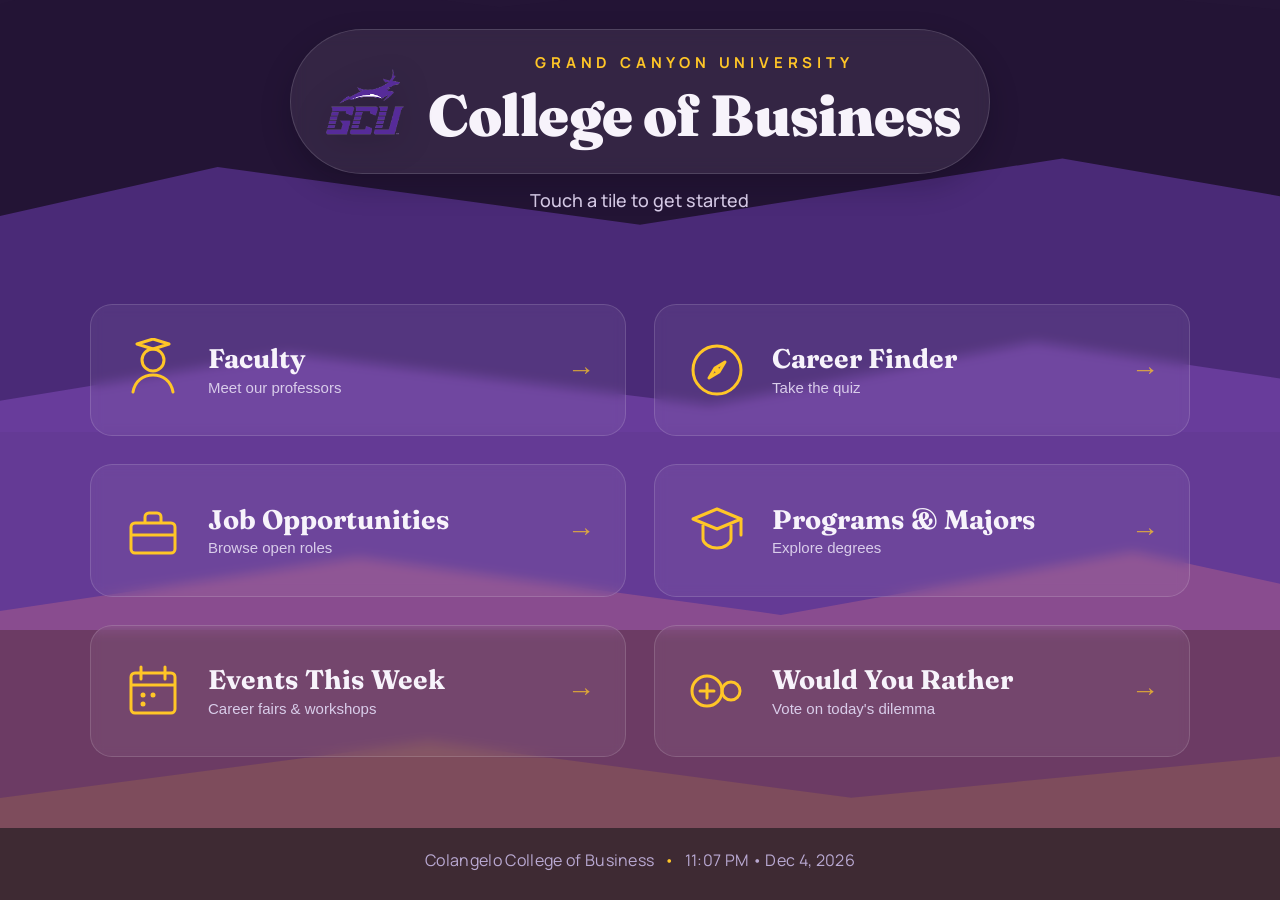
<file: index.html>
<!DOCTYPE html>
<html lang="en">
<head>
<meta charset="UTF-8" />
<meta name="viewport" content="width=device-width, initial-scale=1.0, user-scalable=no" />
<title>College of Business Kiosk | Grand Canyon University</title>
<link rel="preconnect" href="https://fonts.googleapis.com">
<link rel="preconnect" href="https://fonts.gstatic.com" crossorigin>
<link href="https://fonts.googleapis.com/css2?family=Fraunces:wght@600;700;900&family=Manrope:wght@400;500;600;700;800&display=swap" rel="stylesheet">
<link rel="stylesheet" href="kiosk-style.css" />
<style>
  /* ---------- Idle Screensaver ---------- */
  #screensaver {
    position: fixed;
    inset: 0;
    z-index: 999;
    display: flex;
    align-items: center;
    justify-content: center;
    background: radial-gradient(circle at 50% 40%, rgba(108,63,160,0.55), rgba(36,21,54,0.96) 70%);
    backdrop-filter: blur(3px);
    -webkit-backdrop-filter: blur(3px);
    opacity: 0;
    pointer-events: none;
    transition: opacity 900ms ease;
  }
  #screensaver.visible {
    opacity: 1;
    pointer-events: auto;
  }
  #screensaver .ss-inner {
    max-width: 720px;
    padding: 40px 32px;
    text-align: center;
    color: #F7F3FB;
    font-family: 'Manrope', sans-serif;
  }
  #screensaver .ss-mark {
    font-size: clamp(11px, 1.3vw, 14px);
    letter-spacing: 0.32em;
    color: #FFC627;
    font-weight: 700;
    margin-bottom: 22px;
    opacity: 0.9;
  }
  #screensaver .ss-content {
    min-height: 160px;
    display: flex;
    flex-direction: column;
    align-items: center;
    justify-content: center;
    opacity: 0;
    transform: translateY(8px);
    transition: opacity 500ms ease, transform 500ms ease;
  }
  #screensaver .ss-content.in {
    opacity: 1;
    transform: translateY(0);
  }
  #screensaver.image-slide .ss-inner {
    width: 100vw;
    max-width: none;
    height: 100vh;
    padding: 0;
  }
  #screensaver.image-slide .ss-mark,
  #screensaver.image-slide .ss-dots,
  #screensaver.image-slide .ss-hint {
    display: none;
  }
  #screensaver.image-slide .ss-content {
    width: 100vw;
    height: 100vh;
    min-height: 0;
  }
  #screensaver .ss-image {
    display: block;
    width: 100vw;
    height: 100vh;
    max-height: none;
    object-fit: contain;
  }
  #screensaver .ss-quote {
    font-family: 'Fraunces', serif;
    font-weight: 700;
    font-size: clamp(24px, 3.4vw, 36px);
    line-height: 1.35;
    margin: 0 0 14px;
  }
  #screensaver .ss-author {
    font-size: 14px;
    color: #D9CDEA;
    letter-spacing: 0.04em;
  }
  #screensaver .ss-fact-label {
    font-size: 11px;
    letter-spacing: 0.14em;
    text-transform: uppercase;
    color: #FFC627;
    font-weight: 700;
    margin-bottom: 12px;
  }
  #screensaver .ss-cta-title {
    font-family: 'Fraunces', serif;
    font-weight: 900;
    font-size: clamp(26px, 3.6vw, 40px);
    margin: 0 0 10px;
  }
  #screensaver .ss-cta-sub {
    font-size: 15px;
    color: #D9CDEA;
  }
  #screensaver .ss-hint {
    margin: 14px 0 0;
    font-size: 13px;
    color: #D9CDEA;
    opacity: 0.75;
  }
  #screensaver .ss-action {
    position: relative;
    overflow: hidden;
    display: inline-flex;
    align-items: center;
    justify-content: center;
    gap: 12px;
    min-width: 210px;
    min-height: 64px;
    margin-top: 34px;
    padding: 14px 28px;
    border: 2px solid rgba(255, 255, 255, 0.72);
    border-radius: 999px;
    background: linear-gradient(105deg, #FFC627 0%, #FFD45C 42%, #FFC627 62%, #E8AE1B 100%);
    background-size: 220% 100%;
    color: #241536;
    font: 800 16px/1 'Manrope', sans-serif;
    letter-spacing: 0.16em;
    cursor: pointer;
    box-shadow: 0 0 0 0 rgba(255, 198, 39, 0.55), 0 12px 28px rgba(8, 4, 18, 0.28);
    animation: ss-button-pulse 2.2s ease-in-out infinite, ss-button-shimmer 3.6s linear infinite;
    transition: transform 160ms ease, box-shadow 160ms ease, filter 160ms ease;
  }
  #screensaver .ss-action::before {
    content: "";
    position: absolute;
    inset: 0;
    background: linear-gradient(112deg, transparent 25%, rgba(255, 255, 255, 0.7) 48%, transparent 68%);
    transform: translateX(-125%);
    animation: ss-button-sheen 3.6s ease-in-out infinite;
    pointer-events: none;
  }
  #screensaver .ss-action:hover,
  #screensaver .ss-action:focus-visible {
    filter: brightness(1.08);
    box-shadow: 0 0 0 7px rgba(255, 198, 39, 0.16), 0 14px 30px rgba(8, 4, 18, 0.34);
    outline: none;
  }
  #screensaver .ss-action:active {
    transform: scale(0.95);
    filter: brightness(0.96);
    box-shadow: 0 0 0 4px rgba(255, 198, 39, 0.12), 0 6px 14px rgba(8, 4, 18, 0.25);
  }
  #screensaver.image-slide .ss-action {
    display: none;
  }
  @keyframes ss-button-pulse {
    0%, 100% { box-shadow: 0 0 0 0 rgba(255, 198, 39, 0.5), 0 12px 28px rgba(8, 4, 18, 0.28); }
    50% { box-shadow: 0 0 0 13px rgba(255, 198, 39, 0), 0 12px 28px rgba(8, 4, 18, 0.28); }
  }
  @keyframes ss-button-shimmer {
    0%, 100% { background-position: 100% 0; }
    50% { background-position: 0% 0; }
  }
  @keyframes ss-button-sheen {
    0%, 35% { transform: translateX(-125%); }
    70%, 100% { transform: translateX(125%); }
  }
  @media (prefers-reduced-motion: reduce) {
    #screensaver .ss-action,
    #screensaver .ss-action::before {
      animation: none;
    }
  }
  #screensaver .ss-dots {
    display: flex;
    gap: 6px;
    justify-content: center;
    margin-top: 26px;
  }
  #screensaver .ss-dot {
    width: 6px;
    height: 6px;
    border-radius: 50%;
    background: rgba(255,255,255,0.25);
    transition: background 300ms ease, transform 300ms ease;
  }
  #screensaver .ss-dot.active {
    background: #FFC627;
    transform: scale(1.3);
  }
</style>
</head>
<body>

  <!-- Canyon strata background -->
  <div class="strata" aria-hidden="true">
    <div class="layer layer-1"></div>
    <div class="layer layer-2"></div>
    <div class="layer layer-3"></div>
    <div class="layer layer-4"></div>
    <div class="layer layer-5"></div>
  </div>


  <div class="kiosk">

    <header class="kiosk-header">
      <div class="brand-panel">
        <img src="images/logos/gculogohead.png" alt="Grand Canyon University logo" class="brand-logo" />
        <div class="mark">
          <span class="mark-line">GRAND CANYON UNIVERSITY</span>
          <h1>College of Business</h1>
        </div>
      </div>
      <p class="tagline">Touch a tile to get started</p>
    </header>

    <main class="tiles" id="tiles">

      <button class="tile" data-key="faculty" style="--i:0">
        <span class="tile-icon" aria-hidden="true">
          <svg viewBox="0 0 64 64" fill="none" xmlns="http://www.w3.org/2000/svg">
            <circle cx="32" cy="22" r="11" stroke="currentColor" stroke-width="3"/>
            <path d="M12 54c2-11 10-17 20-17s18 6 20 17" stroke="currentColor" stroke-width="3" stroke-linecap="round"/>
            <path d="M32 11 L48 6 L32 1 L16 6 Z" stroke="currentColor" stroke-width="3" stroke-linejoin="round"/>
          </svg>
        </span>
        <span class="tile-text">
          <span class="tile-label">Faculty</span>
          <span class="tile-sub">Meet our professors</span>
        </span>
        <span class="tile-go" aria-hidden="true">&rarr;</span>
      </button>

      <button class="tile" data-key="careerFinder" style="--i:1">
        <span class="tile-icon" aria-hidden="true">
          <svg viewBox="0 0 64 64" fill="none" xmlns="http://www.w3.org/2000/svg">
            <circle cx="32" cy="32" r="24" stroke="currentColor" stroke-width="3"/>
            <path d="M40 24 L34 34 L24 40 L30 30 Z" stroke="currentColor" stroke-width="3" stroke-linejoin="round" fill="currentColor" fill-opacity="0.15"/>
            <circle cx="32" cy="32" r="2.5" fill="currentColor"/>
          </svg>
        </span>
        <span class="tile-text">
          <span class="tile-label">Career Finder</span>
          <span class="tile-sub">Take the quiz</span>
        </span>
        <span class="tile-go" aria-hidden="true">&rarr;</span>
      </button>

      <button class="tile" data-key="jobs" style="--i:2">
        <span class="tile-icon" aria-hidden="true">
          <svg viewBox="0 0 64 64" fill="none" xmlns="http://www.w3.org/2000/svg">
            <rect x="10" y="24" width="44" height="30" rx="4" stroke="currentColor" stroke-width="3"/>
            <path d="M24 24v-6a4 4 0 0 1 4-4h8a4 4 0 0 1 4 4v6" stroke="currentColor" stroke-width="3"/>
            <line x1="10" y1="36" x2="54" y2="36" stroke="currentColor" stroke-width="3"/>
          </svg>
        </span>
        <span class="tile-text">
          <span class="tile-label">Job Opportunities</span>
          <span class="tile-sub">Browse open roles</span>
        </span>
        <span class="tile-go" aria-hidden="true">&rarr;</span>
      </button>

      <button class="tile" data-key="programs" style="--i:3">
        <span class="tile-icon" aria-hidden="true">
          <svg viewBox="0 0 64 64" fill="none" xmlns="http://www.w3.org/2000/svg">
            <path d="M8 20 L32 10 L56 20 L32 30 Z" stroke="currentColor" stroke-width="3" stroke-linejoin="round"/>
            <path d="M18 26v14c0 4 6 9 14 9s14-5 14-9V26" stroke="currentColor" stroke-width="3"/>
            <line x1="56" y1="20" x2="56" y2="36" stroke="currentColor" stroke-width="3" stroke-linecap="round"/>
          </svg>
        </span>
        <span class="tile-text">
          <span class="tile-label">Programs &amp; Majors</span>
          <span class="tile-sub">Explore degrees</span>
        </span>
        <span class="tile-go" aria-hidden="true">&rarr;</span>
      </button>

      <button class="tile" data-key="events" style="--i:4" onclick="window.location.href='https://cheryljoehub.github.io/events_1edition/'">
        <span class="tile-icon" aria-hidden="true">
          <svg viewBox="0 0 64 64" fill="none" xmlns="http://www.w3.org/2000/svg">
            <rect x="10" y="14" width="44" height="40" rx="4" stroke="currentColor" stroke-width="3"/>
            <line x1="10" y1="26" x2="54" y2="26" stroke="currentColor" stroke-width="3"/>
            <line x1="20" y1="8" x2="20" y2="20" stroke="currentColor" stroke-width="3" stroke-linecap="round"/>
            <line x1="44" y1="8" x2="44" y2="20" stroke="currentColor" stroke-width="3" stroke-linecap="round"/>
            <circle cx="22" cy="36" r="2.5" fill="currentColor"/>
            <circle cx="32" cy="36" r="2.5" fill="currentColor"/>
            <circle cx="22" cy="45" r="2.5" fill="currentColor"/>
          </svg>
        </span>
        <span class="tile-text">
          <span class="tile-label">Events This Week</span>
          <span class="tile-sub">Career fairs &amp; workshops</span>
        </span>
        <span class="tile-go" aria-hidden="true">&rarr;</span>
      </button>

      <button class="tile" data-key="wouldYouRather" style="--i:5" onclick="window.location.href='wyr.html'">
        <span class="tile-icon" aria-hidden="true">
          <svg viewBox="0 0 64 64" fill="none" xmlns="http://www.w3.org/2000/svg">
            <circle cx="22" cy="32" r="15" stroke="currentColor" stroke-width="3"/>
            <circle cx="46" cy="32" r="9" stroke="currentColor" stroke-width="3"/>
            <path d="M22 25 v14 M15 32 h14" stroke="currentColor" stroke-width="3" stroke-linecap="round"/>
          </svg>
        </span>
        <span class="tile-text">
          <span class="tile-label">Would You Rather</span>
          <span class="tile-sub">Vote on today's dilemma</span>
        </span>
        <span class="tile-go" aria-hidden="true">&rarr;</span>
      </button>

    </main>

    <footer class="kiosk-footer">
      <span>Colangelo College of Business</span>
      <span class="dot">&bull;</span>
      <span id="clock"></span>
    </footer>

  </div>

  <!-- Idle screensaver overlay -->
  <div id="screensaver" aria-hidden="true">
    <div class="ss-inner">
      <div class="ss-mark">COLANGELO COLLEGE OF BUSINESS</div>
      <div class="ss-content" id="ss-content"></div>
      <div class="ss-dots" id="ss-dots"></div>
      <button class="ss-action" id="ss-action" type="button" aria-label="Push to continue">PUSH ME</button>
      <div class="ss-hint">Tap anywhere to continue</div>
    </div>
  </div>

<script src="kiosk-script.js"></script>
<script src="idle-screensaver.js"></script>
</body>
</html>
</file>
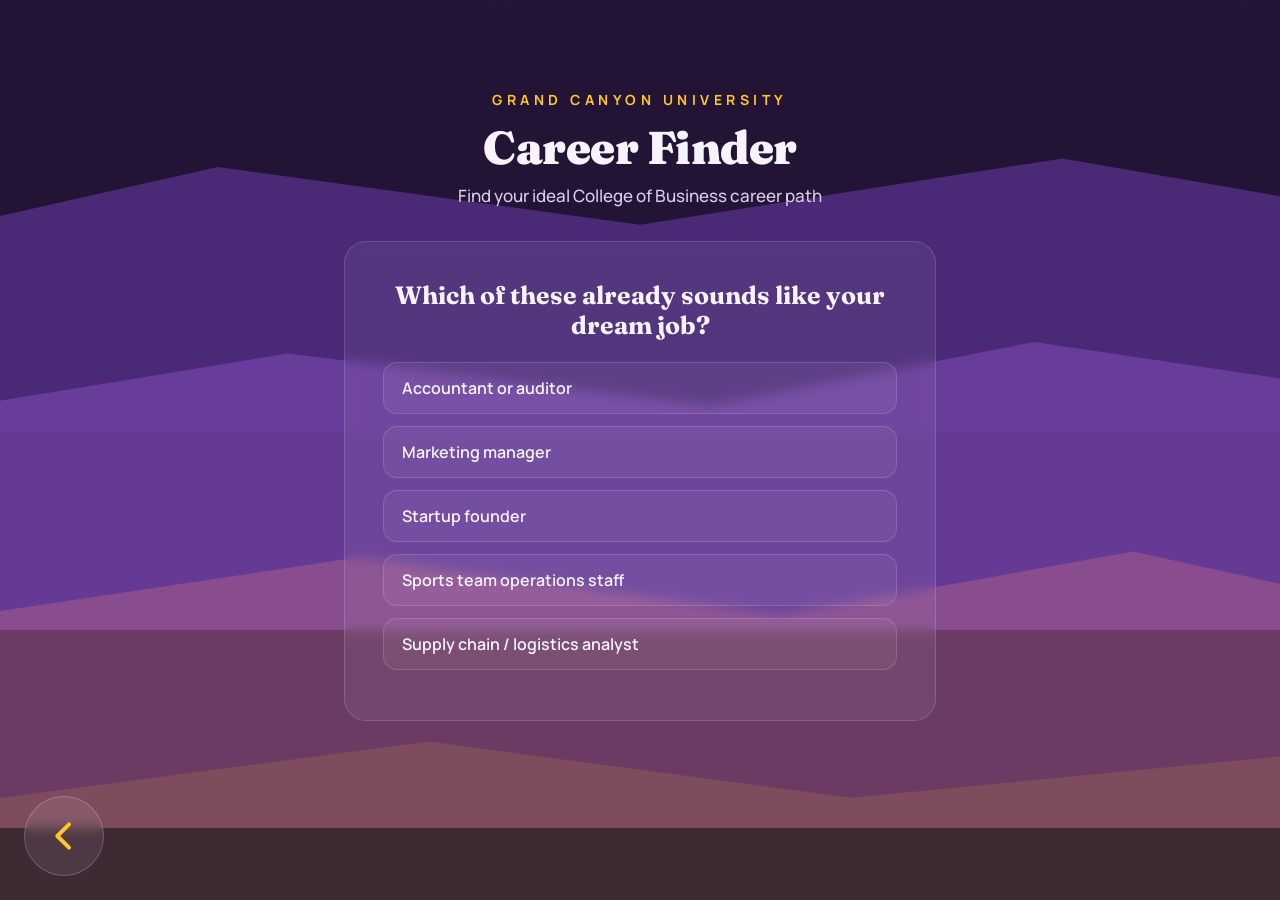
<file: career.html>
<!DOCTYPE html>
<html lang="en">
<head>
  <meta charset="UTF-8" />
  <meta name="viewport" content="width=device-width, initial-scale=1.0"/>
  <title>Career Finder | College of Business</title>
  <link rel="preconnect" href="https://fonts.googleapis.com">
  <link rel="preconnect" href="https://fonts.gstatic.com" crossorigin>
  <link href="https://fonts.googleapis.com/css2?family=Fraunces:wght@600;700;900&family=Manrope:wght@400;500;600;700;800&display=swap" rel="stylesheet">
  <link rel="stylesheet" href="career-style.css"/>
</head>
<body>

  <!-- Canyon strata background -->
  <div class="strata" aria-hidden="true">
    <div class="layer layer-1"></div>
    <div class="layer layer-2"></div>
    <div class="layer layer-3"></div>
    <div class="layer layer-4"></div>
    <div class="layer layer-5"></div>
  </div>

  <button id="backBtn" onclick="goBack()" aria-label="Go back">
    <svg viewBox="0 0 24 24" fill="none" xmlns="http://www.w3.org/2000/svg">
      <path d="M15 5 L8 12 L15 19" stroke="currentColor" stroke-width="2.4" stroke-linecap="round" stroke-linejoin="round"/>
    </svg>
  </button>


<script>
  let idleTimer;

  function resetIdleTimer() {
    clearTimeout(idleTimer);

    idleTimer = setTimeout(() => {
      history.back();
    }, 60000); // 1 minute
  }

  // Reset the timer whenever the user does something
  ['mousemove', 'mousedown', 'keydown', 'touchstart', 'scroll'].forEach(event => {
    document.addEventListener(event, resetIdleTimer);
  });

  // Start the timer
  resetIdleTimer();
</script>


  <div class="container">
    <span class="mark-line">GRAND CANYON UNIVERSITY</span>
    <h1>Career Finder</h1>
    <p class="subtitle">Find your ideal College of Business career path</p>

    <div id="quiz-box">

      <div id="question"></div>

      <div id="answers"></div>

    </div>

    <div id="result-box" class="hidden">
      <h2>Your Best Career Match</h2>
      <h3 id="result"></h3>
      <p id="result-desc"></p>
      <p id="result-years" class="years"></p>
      <button class="primary-btn" onclick="restart()">Retake Quiz</button>
    </div>

  </div>

  <script src="career-script.js"></script>
</body>
</html>
</file>
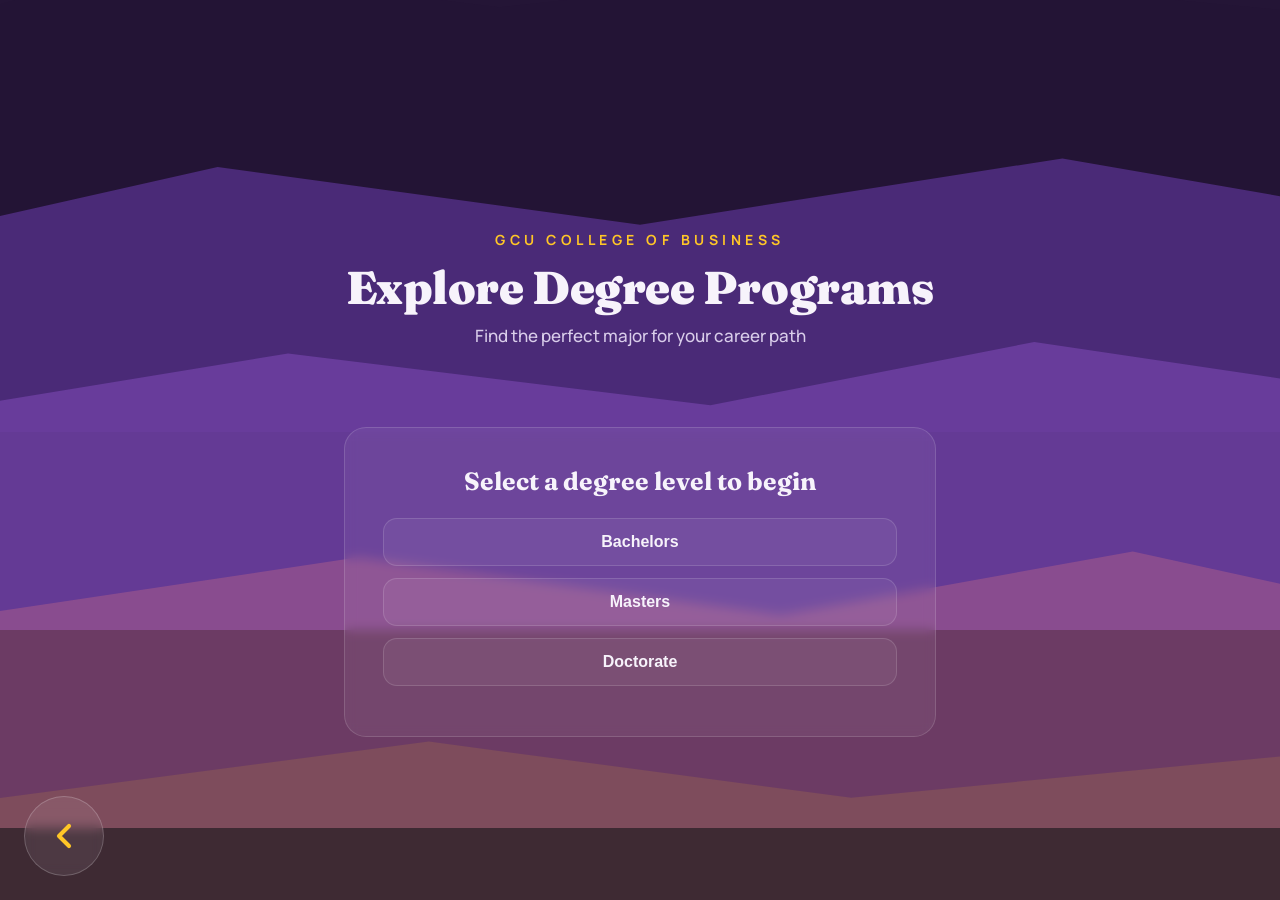
<file: degree.html>
<!DOCTYPE html>
<html lang="en">
<head>
<meta charset="utf-8">
<meta name="viewport" content="width=device-width, initial-scale=1">
<title>GCU College of Business — Degree Programs</title>
<link href="https://fonts.googleapis.com/css2?family=Manrope:wght@400;600;700;800&family=Fraunces:ital,opsz,wght@0,9..144,700;0,9..144,900;1,9..144,700&display=swap" rel="stylesheet">
<link rel="stylesheet" href="degree.css">
</head>
<body>

<!-- Canyon strata background -->
<div class="strata">
  <div class="layer layer-1"></div>
  <div class="layer layer-2"></div>
  <div class="layer layer-3"></div>
  <div class="layer layer-4"></div>
  <div class="layer layer-5"></div>
</div>

<!-- Back button -->
<button id="backBtn" onclick="goBack()" title="Go back">
  <svg viewBox="0 0 24 24" fill="none" stroke="currentColor" stroke-width="2.5" stroke-linecap="round" stroke-linejoin="round">
    <polyline points="15 18 9 12 15 6"></polyline>
  </svg>
</button>


<script>
  let idleTimer;

  function resetIdleTimer() {
    clearTimeout(idleTimer);

    idleTimer = setTimeout(() => {
      history.back();
    }, 60000); // 1 minute
  }

  // Reset the timer whenever the user does something
  ['mousemove', 'mousedown', 'keydown', 'touchstart', 'scroll'].forEach(event => {
    document.addEventListener(event, resetIdleTimer);
  });

  // Start the timer
  resetIdleTimer();
</script>


<div class="container">
  <span class="mark-line">GCU COLLEGE OF BUSINESS</span>
  <h1>Explore Degree Programs</h1>
  <p class="subtitle">Find the perfect major for your career path</p>

  <div id="quiz-box">
    <div id="question">Select a degree level to begin</div>
    <div id="options"></div>
  </div>

  <div id="result-box" class="hidden">
    <h2>Selected Program</h2>
    <div id="result"></div>
    <p id="result-desc"></p>
    <p class="years" id="result-years"></p>
    <button class="primary-btn" onclick="restart()">Explore Another Program</button>
  </div>
</div>

<script src="degree.js"></script>
</body>
</html>
</file>
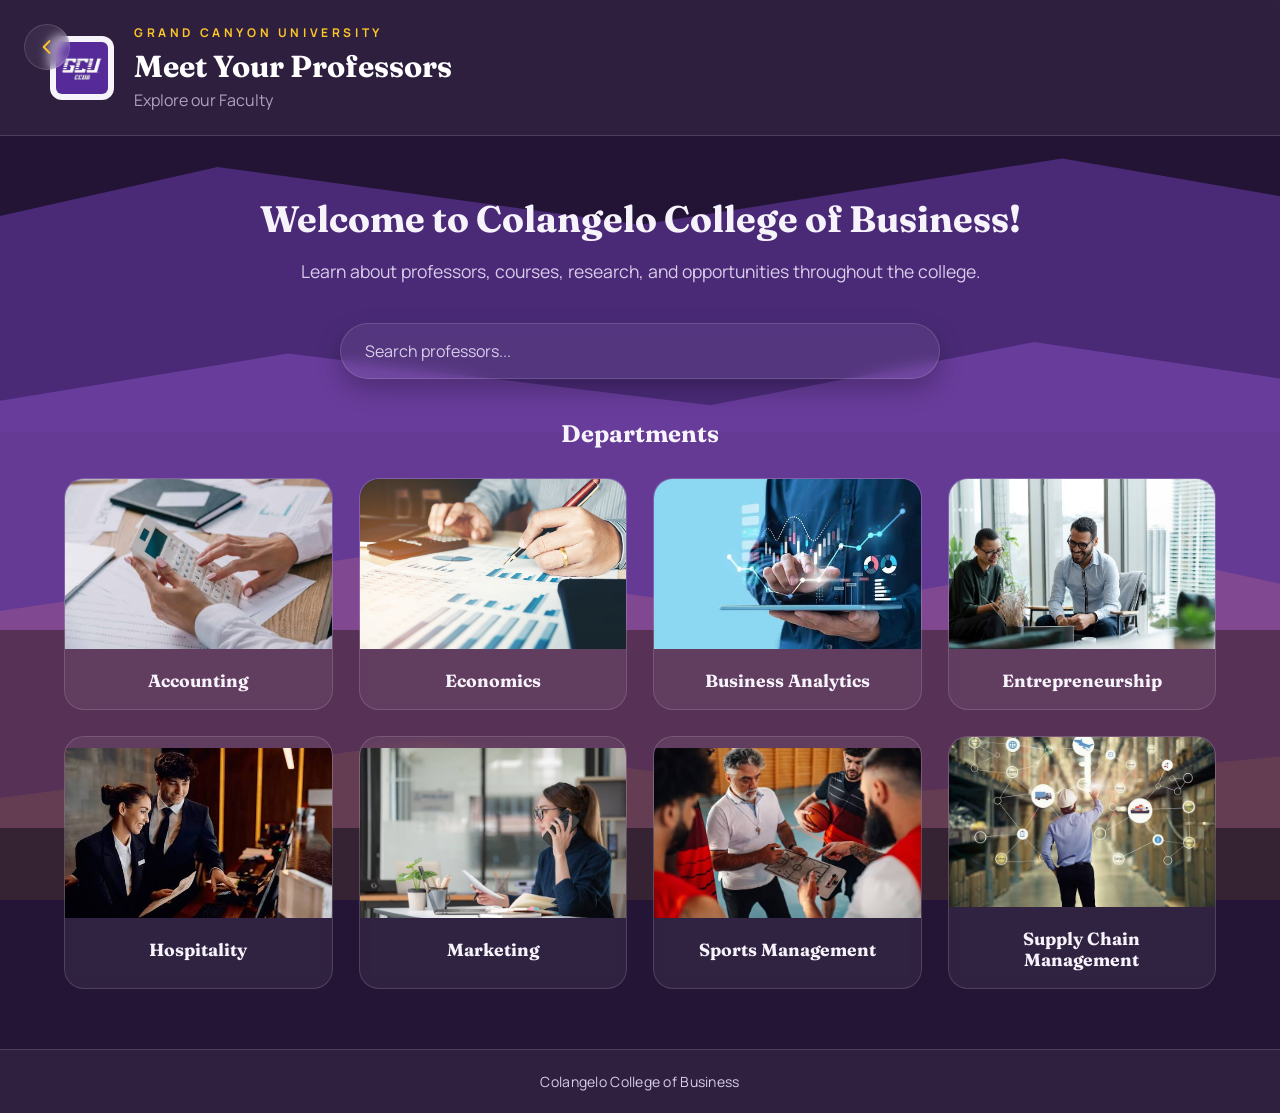
<file: faculty.html>
<!DOCTYPE html>
<html lang="en">

<head>

    <meta charset="UTF-8">

    <meta name="viewport"
          content="width=device-width, initial-scale=1.0">

    <title>Meet Your Professors</title>

    <link rel="stylesheet" href="faculty-style.css">

    <link rel="preconnect" href="https://fonts.googleapis.com">
    <link rel="preconnect" href="https://fonts.gstatic.com" crossorigin>

    <link href="https://fonts.googleapis.com/css2?family=Fraunces:wght@600;700;900&family=Manrope:wght@400;500;600;700;800&display=swap"
          rel="stylesheet">

</head>

<body>

<!-- Canyon strata background -->
<div class="strata" aria-hidden="true">
    <div class="layer layer-1"></div>
    <div class="layer layer-2"></div>
    <div class="layer layer-3"></div>
    <div class="layer layer-4"></div>
    <div class="layer layer-5"></div>
</div>

<button id="backBtn" onclick="goBack()" aria-label="Go back">
    <svg viewBox="0 0 24 24" fill="none" xmlns="http://www.w3.org/2000/svg">
      <path d="M15 5 L8 12 L15 19" stroke="currentColor" stroke-width="2.4" stroke-linecap="round" stroke-linejoin="round"/>
    </svg>
</button>

<header>

    <div class="logo">

        <img src="images/logos/gculogo.jpg">

        <div>

            <span class="mark-line">GRAND CANYON UNIVERSITY</span>

            <h1>Meet Your Professors</h1>

            <p>Explore our Faculty</p>

        </div>

    </div>

</header>

<section class="hero">

    <h2>Welcome to Colangelo College of Business!</h2>

    <p>
        Learn about professors, courses, research,
        and opportunities throughout the college.
    </p>

</section>

<section class="search">

    <input
        id="search"
        type="text"
        placeholder="Search professors..."
    >

</section>

<section id="departments">

    <h2>Departments</h2>

    <div class="departmentGrid">

        <button class="department"
                data-department="Accounting">

            <img src="images/departments/accountimage.jpg">

            <span>Accounting</span>

        </button>

        <button class="department"
                data-department="Economics">

            <img src="images/departments/econimage.jpg">

            <span>Economics</span>

        </button>

                <button class="department"
                data-department="Business Analytics">

            <img src="images/departments/businesanaimage.jpg">

            <span>Business Analytics</span>

        </button>

        <button class="department"
                data-department="Entrepreneurship">

            <img src="images/departments/entreimage.jpg">

            <span>Entrepreneurship</span>

        </button>

        <button class="department"
                data-department="Hospitality">

            <img src="images/departments/hospitimage.jpg">

            <span>Hospitality</span>

        </button>

        <button class="department"
                data-department="Marketing">

            <img src="images/departments/marketimage.jpg">

            <span>Marketing</span>

        </button>

        <button class="department"
                data-department="Sports Management">

            <img src="images/departments/sportimage.jpg">

            <span>Sports Management</span>

        </button>

     <button class="department"
                data-department="Supply Chain Management">

            <img src="images/departments/supplyimage.jpg">

            <span>Supply Chain Management</span>

        </button>

    </div>

</section>

<section id="facultySection">

    <div class="titleRow">

        <button id="homeButton">

            ← Home

        </button>

        <h2 id="facultyTitle">

            Faculty

        </h2>

    </div>

    <div id="facultyGrid">

    </div>

</section>

<div id="profileWindow">

    <div id="profileCard">

        <button id="closeProfile">

            ✕

        </button>

        <img id="profileImage"
             src="images/professors/image4.png">

        <h2 id="profileName">

            Professor Name

        </h2>

        <h3 id="profilePosition">

            Professor

        </h3>

        <p id="profileDepartment">

        </p>

        <hr>

        <h4>Office</h4>

        <p id="office"></p>

        <h4>Office Hours</h4>

        <p id="hours"></p>

        <h4>Courses</h4>

        <ul id="courses">

        </ul>

        <h4>Research</h4>

        <ul id="research">

        </ul>

        <h4>Current Projects</h4>

        <ul id="projects">

        </ul>

        <h4>Education</h4>

        <p id="education">

        </p>

        <h4>Fun Fact</h4>

        <p id="funfact">

        </p>

        <button id="websiteButton">

            Faculty Website

        </button>

    </div>

</div>

<footer>

    Colangelo College of Business

</footer>

<script src="faculty-script.js"></script>

</body>

</html>
</file>
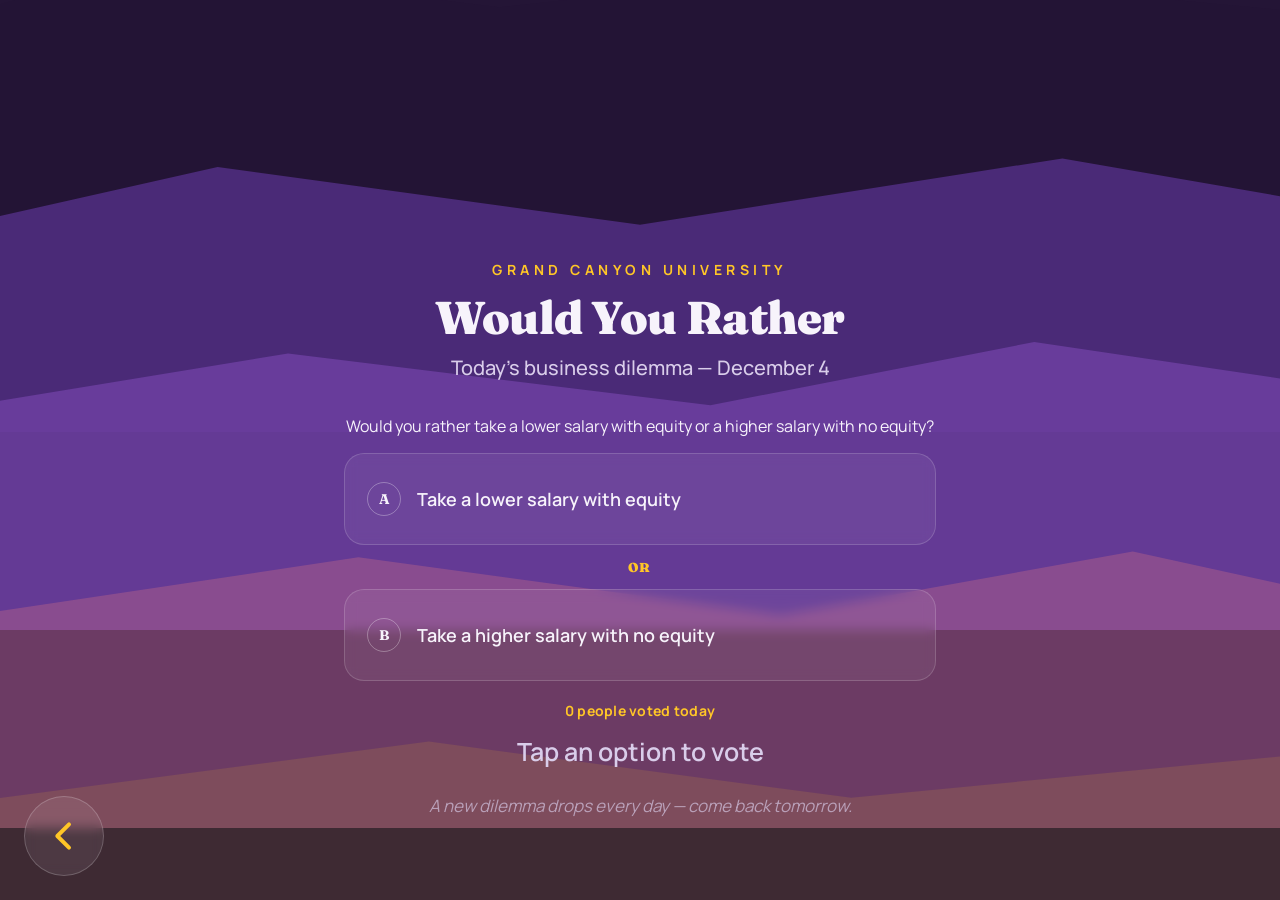
<file: wyr.html>
<!DOCTYPE html>
<html lang="en">
<head>
<meta charset="UTF-8" />
<meta name="viewport" content="width=device-width, initial-scale=1.0, user-scalable=no" />
<title>Would You Rather | College of Business</title>
<link rel="preconnect" href="https://fonts.googleapis.com">
<link rel="preconnect" href="https://fonts.gstatic.com" crossorigin>
<link href="https://fonts.googleapis.com/css2?family=Fraunces:wght@600;700;900&family=Manrope:wght@400;500;600;700;800&display=swap" rel="stylesheet">
<link rel="stylesheet" href="wyr-style.css" />
</head>
<body>

  <div class="strata" aria-hidden="true">
    <div class="layer layer-1"></div>
    <div class="layer layer-2"></div>
    <div class="layer layer-3"></div>
    <div class="layer layer-4"></div>
    <div class="layer layer-5"></div>
  </div>
<script>
  function goBack() {
    window.location.href = "index.html";
  }
</script>

<button id="backBtn" onclick="goBack()" aria-label="Go back">
  <svg viewBox="0 0 24 24" fill="none" xmlns="http://www.w3.org/2000/svg">
    <path d="M15 5 L8 12 L15 19"
          stroke="currentColor"
          stroke-width="2.4"
          stroke-linecap="round"
          stroke-linejoin="round"/>
  </svg>
</button>

<script>
  let idleTimer;

  function resetIdleTimer() {
    clearTimeout(idleTimer);

    idleTimer = setTimeout(() => {
      history.back();
    }, 20000); // 20 seconds
  }

  // Reset the timer whenever the user does something
  ['mousemove', 'mousedown', 'keydown', 'touchstart', 'scroll'].forEach(event => {
    document.addEventListener(event, resetIdleTimer);
  });

  // Start the timer
  resetIdleTimer();
</script>


  <div class="container">
    <span class="mark-line">GRAND CANYON UNIVERSITY</span>
    <h1>Would You Rather</h1>
    <p class="subtitle" id="date-label">Today's business dilemma</p>
    <p class="question-text" id="question-text"></p>

    <div class="card" id="card">
      <div class="option" id="optA" data-side="a">
        <span class="option-label">A</span>
        <span class="option-text" id="optA-text"></span>
        <div class="bar-fill" id="optA-bar"></div>
        <span class="option-pct" id="optA-pct"></span>
      </div>

      <div class="vs">OR</div>

      <div class="option" id="optB" data-side="b">
        <span class="option-label">B</span>
        <span class="option-text" id="optB-text"></span>
        <div class="bar-fill" id="optB-bar"></div>
        <span class="option-pct" id="optB-pct"></span>
      </div>
    </div>

    <p class="vote-count" id="vote-count">0 people voted today</p>
    <p class="vote-note" id="vote-note">Tap an option to vote</p>
    <p class="tomorrow-note">A new dilemma drops every day &mdash; come back tomorrow.</p>
  </div>

<script src="wyr-script.js"></script>
</body>
</html>
</file>
<file: kiosk-style.css>
:root {
  --canyon-deep:   #241536;
  --canyon-purple: #4F2D7F;
  --canyon-plum:   #6C3FA0;
  --canyon-rose:   #A85C8A;
  --gold:          #FFC627;
  --gold-dim:      #E8AE1B;
  --paper:         #F7F3FB;
  --ink:           #241536;
  --ink-soft:      #6B5B85;
}

* { box-sizing: border-box; }

html, body {
  margin: 0;
  padding: 0;
  width: 100%;
  height: 100%;
  overflow: hidden;
  background: var(--canyon-deep);
  font-family: 'Manrope', sans-serif;
  color: var(--paper);
  -webkit-tap-highlight-color: transparent;
}

/* ---------- Canyon strata background ---------- */
.strata {
  position: fixed;
  inset: 0;
  z-index: 0;
  overflow: hidden;
}

.layer {
  position: absolute;
  left: -5%;
  width: 110%;
  height: 32%;
  opacity: 0.9;
}

.layer-1 { top: -4%;  background: var(--canyon-deep);
  clip-path: polygon(0 20%, 15% 0, 40% 15%, 65% 2%, 100% 18%, 100% 100%, 0 100%); }
.layer-2 { top: 16%;  background: var(--canyon-purple);
  clip-path: polygon(0 30%, 20% 8%, 50% 28%, 80% 5%, 100% 22%, 100% 100%, 0 100%); }
.layer-3 { top: 38%;  background: var(--canyon-plum);
  clip-path: polygon(0 24%, 25% 4%, 55% 22%, 78% 0, 100% 16%, 100% 100%, 0 100%); }
.layer-4 { top: 60%;  background: var(--canyon-rose); opacity: 0.55;
  clip-path: polygon(0 28%, 30% 6%, 60% 26%, 85% 4%, 100% 20%, 100% 100%, 0 100%); }
.layer-5 { top: 80%;  height: 24%; background: var(--gold); opacity: 0.12;
  clip-path: polygon(0 40%, 35% 10%, 65% 36%, 100% 14%, 100% 100%, 0 100%); }

/* ---------- Back button ---------- 
#backBtn {
  position: fixed;
  top: 24px;
  left: 24px;
  z-index: 10;
  width: 46px;
  height: 46px;
  border-radius: 50%;
  border: 1.5px solid rgba(255, 255, 255, 0.2);
  background: rgba(247, 243, 251, 0.08);
  color: var(--gold);
  display: flex;
  align-items: center;
  justify-content: center;
  cursor: pointer;
  backdrop-filter: blur(6px);
  -webkit-backdrop-filter: blur(6px);
  transition: transform 160ms ease, background 160ms ease, border-color 160ms ease;
}*/

#backBtn svg {
  width: 20px;
  height: 20px;
}

#backBtn:hover {
  background: rgba(255, 198, 39, 0.12);
  border-color: rgba(255, 198, 39, 0.5);
}

#backBtn:active { transform: scale(0.94); }

/* ---------- Kiosk shell ---------- */
.kiosk {
  position: relative;
  z-index: 1;
  height: 100dvh;
  width: 100%;
  display: flex;
  flex-direction: column;
  align-items: center;
  justify-content: space-between;
  padding: clamp(20px, 3.2vh, 48px) clamp(20px, 4vw, 64px);
}

.kiosk-header {
  text-align: center;
  animation: dropIn 700ms ease both;
}

.brand-panel {
  display: inline-flex;
  align-items: center;
  justify-content: center;
  gap: clamp(14px, 2vw, 24px);
  padding: clamp(14px, 1.8vw, 22px) clamp(18px, 2.6vw, 28px);
  border: 1px solid rgba(255, 255, 255, 0.14);
  border-radius: 999px;
  background: rgba(247, 243, 251, 0.08);
  backdrop-filter: blur(8px);
  -webkit-backdrop-filter: blur(8px);
  box-shadow: 0 12px 30px rgba(8, 4, 18, 0.22);
}

.brand-logo {
  width: clamp(56px, 8vw, 88px);
  height: auto;
  object-fit: contain;
  filter: drop-shadow(0 6px 16px rgba(0, 0, 0, 0.25));
}

.mark {
  text-align: center;
  margin-left: -3px;
}

.mark-line {
  display: block;
  font-size: clamp(11px, 1.3vw, 15px);
  letter-spacing: 0.32em;
  color: var(--gold);
  font-weight: 700;
  margin-bottom: 6px;
}

.kiosk-header h1 {
  font-family: 'Fraunces', serif;
  font-weight: 900;
  font-size: clamp(30px, 4.6vw, 58px);
  margin: 0;
  letter-spacing: -0.01em;
}

.tagline {
  margin: 14px 0 0;
  color: #D9CDEA;
  font-size: clamp(13px, 1.4vw, 18px);
  font-weight: 500;
}

@media (max-width: 720px), (orientation: portrait) {
  .brand-panel {
    flex-direction: column;
    border-radius: 24px;
    padding: 16px 18px;
  }

  .mark {
    text-align: center;
  }
}

/* ---------- Tiles ---------- */
.tiles {
  display: grid;
  grid-template-columns: repeat(2, minmax(260px, 1fr));
  gap: clamp(16px, 2.2vw, 32px);
  width: min(1100px, 92vw);
  flex: 1;
  align-content: center;
}

.tile {
  position: relative;
  display: flex;
  align-items: center;
  gap: clamp(14px, 1.8vw, 26px);
  padding: clamp(20px, 2.6vw, 34px) clamp(20px, 2.6vw, 30px);
  background: rgba(247, 243, 251, 0.06);
  border: 1.5px solid rgba(255, 255, 255, 0.14);
  border-radius: 22px;
  color: var(--paper);
  cursor: pointer;
  text-align: left;
  backdrop-filter: blur(6px);
  -webkit-backdrop-filter: blur(6px);
  transition: transform 160ms ease, background 160ms ease, border-color 160ms ease, box-shadow 160ms ease;
  animation: tileIn 620ms ease both;
  animation-delay: calc(var(--i) * 90ms + 120ms);
}

.tile:hover {
  background: rgba(255, 198, 39, 0.10);
  border-color: rgba(255, 198, 39, 0.55);
}

.tile:active {
  transform: scale(0.965);
  background: rgba(255, 198, 39, 0.16);
}

.tile:focus-visible {
  outline: 3px solid var(--gold);
  outline-offset: 3px;
}

.tile-icon {
  flex: 0 0 auto;
  width: clamp(46px, 5.2vw, 64px);
  height: clamp(46px, 5.2vw, 64px);
  color: var(--gold);
}
.tile-icon svg { width: 100%; height: 100%; }

.tile-text {
  display: flex;
  flex-direction: column;
  gap: 4px;
  flex: 1;
}

.tile-label {
  font-family: 'Fraunces', serif;
  font-weight: 700;
  font-size: clamp(19px, 2.1vw, 27px);
  line-height: 1.15;
}

.tile-sub {
  font-size: clamp(12px, 1.25vw, 15px);
  color: #D9CDEA;
  font-weight: 500;
}

.tile-go {
  flex: 0 0 auto;
  font-size: clamp(20px, 2.2vw, 28px);
  color: var(--gold);
  opacity: 0.75;
  transition: transform 160ms ease;
}

.tile:hover .tile-go { transform: translateX(4px); }

/* ---------- Footer ---------- */
.kiosk-footer {
  display: flex;
  align-items: center;
  gap: 10px;
  font-size: clamp(16px, 1.1vw, 70px);
  color: #B9A9D2;
  letter-spacing: 0.02em;
}

.dot { color: var(--gold); }

/* ---------- Motion ---------- */
@keyframes dropIn {
  from { opacity: 0; transform: translateY(-14px); }
  to   { opacity: 1; transform: translateY(0); }
}

@keyframes tileIn {
  from { opacity: 0; transform: translateY(18px); }
  to   { opacity: 1; transform: translateY(0); }
}

@media (prefers-reduced-motion: reduce) {
  .kiosk-header, .tile { animation: none; }
}

/* ---------- Small / portrait kiosks ---------- */
@media (max-width: 720px), (orientation: portrait) {
  html, body { overflow-y: auto; }
  .kiosk { height: auto; min-height: 100dvh; padding-top: 32px; padding-bottom: 32px; }
  .tiles { grid-template-columns: 1fr; width: 100%; }
}
</file>
<file: career-style.css>
:root {
  --canyon-deep:   #241536;
  --canyon-purple: #4F2D7F;
  --canyon-plum:   #6C3FA0;
  --canyon-rose:   #A85C8A;
  --gold:          #FFC627;
  --gold-dim:      #E8AE1B;
  --paper:         #F7F3FB;
  --ink:           #241536;
  --ink-soft:      #6B5B85;
}

* { box-sizing: border-box; }

html, body {
  margin: 0;
  padding: 0;
  min-height: 100%;
  background: var(--canyon-deep);
  font-family: 'Manrope', sans-serif;
  color: var(--paper);
  text-align: center;
  -webkit-tap-highlight-color: transparent;
}

/* ---------- Canyon strata background ---------- */
.strata {
  position: fixed;
  inset: 0;
  z-index: 0;
  overflow: hidden;
}

.layer {
  position: absolute;
  left: -5%;
  width: 110%;
  height: 32%;
  opacity: 0.9;
}

.layer-1 { top: -4%;  background: var(--canyon-deep);
  clip-path: polygon(0 20%, 15% 0, 40% 15%, 65% 2%, 100% 18%, 100% 100%, 0 100%); }
.layer-2 { top: 16%;  background: var(--canyon-purple);
  clip-path: polygon(0 30%, 20% 8%, 50% 28%, 80% 5%, 100% 22%, 100% 100%, 0 100%); }
.layer-3 { top: 38%;  background: var(--canyon-plum);
  clip-path: polygon(0 24%, 25% 4%, 55% 22%, 78% 0, 100% 16%, 100% 100%, 0 100%); }
.layer-4 { top: 60%;  background: var(--canyon-rose); opacity: 0.55;
  clip-path: polygon(0 28%, 30% 6%, 60% 26%, 85% 4%, 100% 20%, 100% 100%, 0 100%); }
.layer-5 { top: 80%;  height: 24%; background: var(--gold); opacity: 0.12;
  clip-path: polygon(0 40%, 35% 10%, 65% 36%, 100% 14%, 100% 100%, 0 100%); }

/* ---------- Back button ---------- */
#backBtn {
  position: fixed;
  bottom: 24px;
  left: 24px;
  z-index: 10;
  width: 80px;
  height: 80px;
  border-radius: 50%;
  border: 1.5px solid rgba(255, 255, 255, 0.2);
  background: rgba(247, 243, 251, 0.08);
  color: var(--gold);
  display: flex;
  align-items: center;
  justify-content: center;
  cursor: pointer;
  backdrop-filter: blur(6px);
  -webkit-backdrop-filter: blur(6px);
  transition: transform 160ms ease, background 160ms ease, border-color 160ms ease;
}

#backBtn svg {
  width: 40px;
  height: 40px;
}

#backBtn:hover {
  background: rgba(255, 198, 39, 0.12);
  border-color: rgba(255, 198, 39, 0.5);
}

#backBtn:active { transform: scale(0.94); }

/* ---------- Layout ---------- */
.container {
  position: relative;
  z-index: 1;
  max-width: 640px;
  margin: 0 auto;
  padding: clamp(90px, 10vh, 120px) 24px 60px;
}

.mark-line {
  display: block;
  font-size: clamp(11px, 1.3vw, 14px);
  letter-spacing: 0.32em;
  color: var(--gold);
  font-weight: 700;
  margin-bottom: 10px;
}

h1 {
  font-family: 'Fraunces', serif;
  font-weight: 900;
  font-size: clamp(30px, 4.2vw, 46px);
  margin: 0 0 8px;
  letter-spacing: -0.01em;
}

.subtitle {
  color: #D9CDEA;
  font-size: clamp(14px, 1.4vw, 17px);
  font-weight: 500;
  margin: 0;
}

#quiz-box, #result-box {
  background: rgba(247, 243, 251, 0.06);
  border: 1.5px solid rgba(255, 255, 255, 0.14);
  border-radius: 22px;
  padding: clamp(24px, 3.5vw, 38px);
  margin-top: 34px;
  backdrop-filter: blur(6px);
  -webkit-backdrop-filter: blur(6px);
  text-align: left;
}

#question {
  font-family: 'Fraunces', serif;
  font-weight: 700;
  font-size: clamp(19px, 2.3vw, 25px);
  margin-bottom: 22px;
  text-align: center;
}

/* ---------- Options ---------- */
.option {
  display: block;
  margin: 12px auto;
  padding: 14px 18px;
  background: rgba(255, 255, 255, 0.05);
  border: 1.5px solid rgba(255, 255, 255, 0.14);
  border-radius: 14px;
  cursor: pointer;
  width: 100%;
  font-size: clamp(14px, 1.5vw, 16px);
  font-weight: 600;
  color: var(--paper);
  transition: transform 140ms ease, background 140ms ease, border-color 140ms ease;
}

.option:hover {
  background: rgba(255, 198, 39, 0.12);
  border-color: rgba(255, 198, 39, 0.5);
}

.option:active { transform: scale(0.98); }

/* ---------- Result ---------- */
#result-box h2 {
  font-size: clamp(14px, 1.4vw, 16px);
  text-transform: uppercase;
  letter-spacing: 0.14em;
  color: #D9CDEA;
  font-weight: 700;
  margin: 0 0 6px;
  text-align: center;
}

#result {
  font-family: 'Fraunces', serif;
  font-weight: 900;
  font-size: clamp(26px, 3.4vw, 36px);
  color: var(--gold);
  margin: 0 0 14px;
  text-align: center;
}

#result-desc {
  font-size: clamp(14px, 1.5vw, 16px);
  line-height: 1.55;
  color: var(--paper);
  text-align: center;
  margin: 0;
}

.years {
  color: #D9CDEA;
  font-size: clamp(13px, 1.3vw, 14px);
  font-style: italic;
  margin-top: 16px;
  text-align: center;
  line-height: 1.5;
}

/* ---------- Buttons ---------- */
.primary-btn, button:not(#backBtn):not(.option) {
  display: block;
  margin: 26px auto 0;
  background: var(--gold);
  border: none;
  color: var(--ink);
  padding: 14px 28px;
  border-radius: 12px;
  cursor: pointer;
  font-size: 15px;
  font-weight: 700;
  transition: transform 140ms ease, background 140ms ease;
}

.primary-btn:hover, button:not(#backBtn):not(.option):hover {
  background: var(--gold-dim);
}

.primary-btn:active, button:not(#backBtn):not(.option):active {
  transform: scale(0.97);
}

.hidden {
  display: none;
}

/* ---------- Small screens ---------- */
@media (max-width: 480px) {
  .container { padding-top: 90px; }
}
</file>
<file: degree.css>
:root {
  --canyon-deep:   #241536;
  --canyon-purple: #4F2D7F;
  --canyon-plum:   #6C3FA0;
  --canyon-rose:   #A85C8A;
  --gold:          #FFC627;
  --gold-dim:      #E8AE1B;
  --paper:         #F7F3FB;
  --ink:           #241536;
  --ink-soft:      #6B5B85;
}

* { box-sizing: border-box; }

html, body {
  margin: 0; padding: 0;
  min-height: 100%;
  background: var(--canyon-deep);
  font-family: 'Manrope', sans-serif;
  color: var(--paper);
  text-align: center;
  -webkit-tap-highlight-color: transparent;
}

/* Canyon strata background */
.strata {
  position: fixed;
  inset: 0;
  z-index: 0;
  overflow: hidden;
}

.layer {
  position: absolute;
  left: -5%;
  width: 110%;
  height: 32%;
  opacity: 0.9;
}

.layer-1 { top: -4%;  background: var(--canyon-deep);
  clip-path: polygon(0 20%, 15% 0, 40% 15%, 65% 2%, 100% 18%, 100% 100%, 0 100%); }
.layer-2 { top: 16%;  background: var(--canyon-purple);
  clip-path: polygon(0 30%, 20% 8%, 50% 28%, 80% 5%, 100% 22%, 100% 100%, 0 100%); }
.layer-3 { top: 38%;  background: var(--canyon-plum);
  clip-path: polygon(0 24%, 25% 4%, 55% 22%, 78% 0, 100% 16%, 100% 100%, 0 100%); }
.layer-4 { top: 60%;  background: var(--canyon-rose); opacity: 0.55;
  clip-path: polygon(0 28%, 30% 6%, 60% 26%, 85% 4%, 100% 20%, 100% 100%, 0 100%); }
.layer-5 { top: 80%;  height: 24%; background: var(--gold); opacity: 0.12;
  clip-path: polygon(0 40%, 35% 10%, 65% 36%, 100% 14%, 100% 100%, 0 100%); }

/* Back button */
#backBtn {
  position: fixed;
  bottom: 24px;
  left: 24px;
  z-index: 10;
  width: 80px;
  height: 80px;
  border-radius: 50%;
  border: 1.5px solid rgba(255, 255, 255, 0.2);
  background: rgba(247, 243, 251, 0.08);
  color: var(--gold);
  display: flex;
  align-items: center;
  justify-content: center;
  cursor: pointer;
  backdrop-filter: blur(6px);
  -webkit-backdrop-filter: blur(6px);
  transition: transform 160ms ease, background 160ms ease, border-color 160ms ease;
}

#backBtn svg {
  width: 40px;
  height: 40px;
}

#backBtn:hover {
  background: rgba(255, 198, 39, 0.12);
  border-color: rgba(255, 198, 39, 0.5);
}

#backBtn:active { transform: scale(0.94); }

/* Layout */
.container {
  position: relative;
  z-index: 1;
  max-width: 640px;
  margin: 0 auto;
  padding: clamp(230px, 24vh, 270px) 24px 60px;
}

.mark-line {
  display: block;
  font-size: clamp(11px, 1.3vw, 14px);
  letter-spacing: 0.32em;
  color: var(--gold);
  font-weight: 700;
  margin-bottom: 10px;
}

h1 {
  font-family: 'Fraunces', serif;
  font-weight: 900;
  font-size: clamp(30px, 4.2vw, 46px);
  margin: 0 0 8px;
  letter-spacing: -0.01em;
}

.subtitle {
  color: #D9CDEA;
  font-size: clamp(14px, 1.4vw, 17px);
  font-weight: 500;
  margin: 0;
}

/* Quiz / selection box */
#quiz-box, #result-box {
  background: rgba(247, 243, 251, 0.06);
  border: 1.5px solid rgba(255, 255, 255, 0.14);
  border-radius: 22px;
  padding: clamp(24px, 3.5vw, 38px);
  margin-top: 80px;
  backdrop-filter: blur(6px);
  -webkit-backdrop-filter: blur(6px);
  text-align: left;
}

@media (max-width: 480px) {
  .container {
    padding-top: 220px;
  }
}

#question {
  font-family: 'Fraunces', serif;
  font-weight: 700;
  font-size: clamp(19px, 2.3vw, 25px);
  margin-bottom: 22px;
  text-align: center;
}

/* Options */
.option {
  display: block;
  margin: 12px auto;
  padding: 14px 18px;
  background: rgba(255, 255, 255, 0.05);
  border: 1.5px solid rgba(255, 255, 255, 0.14);
  border-radius: 14px;
  cursor: pointer;
  width: 100%;
  font-size: clamp(14px, 1.5vw, 16px);
  font-weight: 600;
  color: var(--paper);
  transition: transform 140ms ease, background 140ms ease, border-color 140ms ease;
}

.option:hover {
  background: rgba(255, 198, 39, 0.12);
  border-color: rgba(255, 198, 39, 0.5);
}

.option:active { transform: scale(0.98); }

/* Result */
#result-box h2 {
  font-size: clamp(14px, 1.4vw, 16px);
  text-transform: uppercase;
  letter-spacing: 0.14em;
  color: #D9CDEA;
  font-weight: 700;
  margin: 0 0 6px;
  text-align: center;
}

#result {
  font-family: 'Fraunces', serif;
  font-weight: 900;
  font-size: clamp(26px, 3.4vw, 36px);
  color: var(--gold);
  margin: 0 0 14px;
  text-align: center;
}

#result-desc {
  font-size: clamp(14px, 1.5vw, 16px);
  line-height: 1.55;
  color: var(--paper);
  text-align: center;
  margin: 0;
}

.years {
  color: #D9CDEA;
  font-size: clamp(13px, 1.3vw, 14px);
  font-style: italic;
  margin-top: 16px;
  text-align: center;
  line-height: 1.5;
}

/* Buttons */
.primary-btn, button:not(#backBtn):not(.option) {
  display: block;
  margin: 26px auto 0;
  background: var(--gold);
  border: none;
  color: var(--ink);
  padding: 14px 28px;
  border-radius: 12px;
  cursor: pointer;
  font-size: 15px;
  font-weight: 700;
  transition: transform 140ms ease, background 140ms ease;
}

.primary-btn:hover, button:not(#backBtn):not(.option):hover {
  background: var(--gold-dim);
}

.primary-btn:active, button:not(#backBtn):not(.option):active {
  transform: scale(0.97);
}

.hidden { display: none; }

/* Small screens */
@media (max-width: 480px) {
  .container { padding-top: 90px; }
}
</file>
<file: faculty-style.css>
/* ===========================
   TOKENS
=========================== */

:root{
    --canyon-deep:   #241536;
    --canyon-purple: #4F2D7F;
    --canyon-plum:   #6C3FA0;
    --canyon-rose:   #A85C8A;
    --gold:          #FFC627;
    --gold-dim:      #E8AE1B;
    --paper:         #F7F3FB;
    --ink-soft:      #D9CDEA;
    --glass:         rgba(247, 243, 251, 0.06);
    --glass-border:  rgba(255, 255, 255, 0.14);
}

/* ===========================
   GLOBAL
=========================== */

*{
    margin:0;
    padding:0;
    box-sizing:border-box;
}

body{

    font-family:'Manrope',sans-serif;

    background:var(--canyon-deep);

    color:var(--paper);

    overflow-x:hidden;

    position:relative;

}

h1, h2, h3, .facultyInfo h3, #profileCard h2{
    font-family:'Fraunces',serif;
}

/* ===========================
   CANYON STRATA BACKGROUND
=========================== */

.strata{
    position:fixed;
    inset:0;
    z-index:0;
    overflow:hidden;
    pointer-events:none;
}

.layer{
    position:absolute;
    left:-5%;
    width:110%;
    height:32%;
    opacity:.9;
}

.layer-1{ top:-4%;  background:var(--canyon-deep);
    clip-path:polygon(0 20%, 15% 0, 40% 15%, 65% 2%, 100% 18%, 100% 100%, 0 100%); }
.layer-2{ top:16%;  background:var(--canyon-purple);
    clip-path:polygon(0 30%, 20% 8%, 50% 28%, 80% 5%, 100% 22%, 100% 100%, 0 100%); }
.layer-3{ top:38%;  background:var(--canyon-plum);
    clip-path:polygon(0 24%, 25% 4%, 55% 22%, 78% 0, 100% 16%, 100% 100%, 0 100%); }
.layer-4{ top:60%;  background:var(--canyon-rose); opacity:.4;
    clip-path:polygon(0 28%, 30% 6%, 60% 26%, 85% 4%, 100% 20%, 100% 100%, 0 100%); }
.layer-5{ top:80%;  height:24%; background:var(--gold); opacity:.08;
    clip-path:polygon(0 40%, 35% 10%, 65% 36%, 100% 14%, 100% 100%, 0 100%); }

/* everything else sits above the background */
header, .hero, .search, #departments, #facultySection, footer, #profileWindow{
    position:relative;
    z-index:1;
}

/* ===========================
BACK BUTTON
=========================== */

#backBtn{

    position:fixed;

    top:24px;

    left:24px;

    z-index:10;

    width:46px;

    height:46px;

    border-radius:50%;

    border:1.5px solid var(--glass-border);

    background:var(--glass);

    color:var(--gold);

    display:flex;

    align-items:center;

    justify-content:center;

    cursor:pointer;

    backdrop-filter:blur(6px);

    transition:transform 160ms ease, background 160ms ease, border-color 160ms ease;

}

#backBtn svg{

    width:20px;

    height:20px;

}

#backBtn:hover{

    background:rgba(255,198,39,.12);

    border-color:rgba(255,198,39,.5);

}

#backBtn:active{ transform:scale(.94); }

/* ===========================
HEADER
=========================== */

header{

    background:rgba(247,243,251,0.05);

    border-bottom:1.5px solid var(--glass-border);

    color:white;

    padding:24px 50px;

    backdrop-filter:blur(6px);

}

.logo{

    display:flex;

    align-items:center;

    gap:20px;

}

.logo img{

    width:64px;

    height:64px;

    object-fit:contain;

    border-radius:12px;

    background:var(--paper);

    padding:6px;

}

.mark-line{

    display:block;

    font-size:12px;

    letter-spacing:.3em;

    color:var(--gold);

    font-weight:700;

    margin-bottom:6px;

}

.logo h1{

    font-size:1.9rem;

    font-weight:700;

}

.logo p{

    opacity:.75;

    color:var(--ink-soft);

    margin-top:4px;

}

/* ===========================
HERO
=========================== */

.hero{

    text-align:center;

    padding:60px 30px 40px;

}

.hero h2{

    font-size:2.3rem;

    font-weight:700;

    color:var(--paper);

}

.hero p{

    max-width:800px;

    margin:auto;

    margin-top:18px;

    font-size:1.1rem;

    color:var(--ink-soft);

}

/* ===========================
SEARCH
=========================== */

.search{

    display:flex;

    justify-content:center;

    margin-bottom:40px;

}

.search input{

    width:600px;

    max-width:90%;

    padding:16px 24px;

    border-radius:50px;

    border:1.5px solid var(--glass-border);

    background:var(--glass);

    color:var(--paper);

    box-shadow:0 10px 25px rgba(0,0,0,.25);

    font-size:16px;

    font-family:'Manrope',sans-serif;

    outline:none;

    backdrop-filter:blur(6px);

    transition:border-color 160ms ease, background 160ms ease;

}

.search input::placeholder{

    color:var(--ink-soft);

}

.search input:focus{

    border-color:var(--gold);

    background:rgba(255,198,39,.08);

}

/* ===========================
DEPARTMENTS
=========================== */

#departments{

    width:90%;

    margin:auto;

}

#departments h2{

    margin-bottom:30px;

    color:var(--paper);

    font-weight:700;

    text-align:center;

}

.departmentGrid{

    display:grid;

    grid-template-columns:repeat(auto-fit,minmax(240px,1fr));

    gap:26px;

    margin-bottom:60px;

}

.department{

    background:var(--glass);

    border:1.5px solid var(--glass-border);

    border-radius:20px;

    overflow:hidden;

    cursor:pointer;

    transition:transform 160ms ease, border-color 160ms ease, background 160ms ease;

    backdrop-filter:blur(6px);

}

.department:hover{

    transform:translateY(-8px);

    border-color:rgba(255,198,39,.5);

    background:rgba(255,198,39,.08);

}

.department img{

    width:100%;

    height:170px;

    object-fit:cover;

}

.department span{

    display:block;

    padding:18px;

    font-size:1.1rem;

    font-weight:700;

    color:var(--paper);

    font-family:'Fraunces',serif;

}

/* ===========================
FACULTY SECTION
=========================== */

#facultySection{

    display:none;

    width:90%;

    margin:auto;

    margin-bottom:80px;

}

.titleRow{

    display:flex;

    align-items:center;

    gap:20px;

    margin-bottom:40px;

}

#homeButton{

    padding:12px 22px;

    border:1.5px solid var(--glass-border);

    border-radius:12px;

    cursor:pointer;

    background:var(--glass);

    color:var(--gold);

    font-weight:700;

    font-size:15px;

    font-family:'Manrope',sans-serif;

    transition:background 160ms ease, border-color 160ms ease, transform 140ms ease;

}

#homeButton:hover{

    background:rgba(255,198,39,.1);

    border-color:rgba(255,198,39,.5);

}

#homeButton:active{ transform:scale(.96); }

#facultyTitle{

    color:var(--paper);

    font-weight:700;

}

#facultyGrid{

    display:grid;

    grid-template-columns:repeat(auto-fit,minmax(260px,1fr));

    gap:26px;

}

/* Faculty Cards */

.facultyCard{

    background:var(--glass);

    border:1.5px solid var(--glass-border);

    border-radius:20px;

    overflow:hidden;

    cursor:pointer;

    transition:transform 160ms ease, border-color 160ms ease, background 160ms ease;

    backdrop-filter:blur(6px);

}

.facultyCard:hover{

    transform:scale(1.03);

    border-color:rgba(255,198,39,.5);

    background:rgba(255,198,39,.08);

}

.facultyCard img{

    width:100%;

    height:240px;

    object-fit:contain;

    background:rgba(247,243,251,.9);

}

.facultyInfo{

    padding:20px;

}

.facultyInfo h3{

    margin-bottom:8px;

    color:var(--gold);

    font-weight:700;

}

.facultyInfo p{

    opacity:.85;

    color:var(--ink-soft);

}

/* ===========================
PROFILE WINDOW
=========================== */

#profileWindow{

    position:fixed;

    top:0;

    left:0;

    width:100%;

    height:100%;

    background:rgba(15,9,26,.8);

    display:none;

    justify-content:center;

    align-items:center;

    z-index:100;

    backdrop-filter:blur(4px);

}

#profileCard{

    background:var(--canyon-deep);

    border:1.5px solid var(--glass-border);

    width:900px;

    max-width:90%;

    max-height:90vh;

    overflow-y:auto;

    border-radius:25px;

    padding:40px;

    position:relative;

    color:var(--paper);

}

#closeProfile{

    position:absolute;

    right:20px;

    top:20px;

    width:42px;

    height:42px;

    border:1.5px solid var(--glass-border);

    border-radius:50%;

    cursor:pointer;

    background:var(--glass);

    color:var(--gold);

    font-size:18px;

    transition:background 160ms ease, transform 140ms ease;

}

#closeProfile:hover{ background:rgba(255,198,39,.12); }

#closeProfile:active{ transform:scale(.94); }

#profileImage{

    width:200px;

    height:200px;

    object-fit:cover;

    border-radius:50%;

    display:block;

    margin:auto;

    margin-bottom:20px;

    border:3px solid var(--gold);

}

#profileCard h2{

    text-align:center;

    color:var(--paper);

    font-weight:700;

}

#profileCard h3{

    text-align:center;

    margin-bottom:10px;

    color:var(--gold);

    font-weight:600;

    font-family:'Manrope',sans-serif;

}

#profileDepartment{

    text-align:center;

    color:var(--ink-soft);

}

#profileCard hr{

    border:none;

    border-top:1px solid var(--glass-border);

    margin:20px 0;

}

#profileCard p{

    margin-bottom:15px;

    color:var(--paper);

    line-height:1.6;

}

#profileCard h4{

    margin-top:25px;

    color:var(--gold);

    font-family:'Fraunces',serif;

    font-weight:700;

}

#profileCard ul{

    margin-left:25px;

    color:var(--paper);

    line-height:1.7;

}

#websiteButton{

    width:100%;

    margin-top:40px;

    padding:16px;

    border:none;

    background:var(--gold);

    color:var(--canyon-deep);

    border-radius:12px;

    cursor:pointer;

    font-size:16px;

    font-weight:700;

    font-family:'Manrope',sans-serif;

    transition:background 160ms ease, transform 140ms ease;

}

#websiteButton:hover{ background:var(--gold-dim); }

#websiteButton:active{ transform:scale(.98); }

/* ===========================
FOOTER
=========================== */

footer{

    background:rgba(247,243,251,0.05);

    border-top:1.5px solid var(--glass-border);

    color:var(--ink-soft);

    text-align:center;

    padding:22px;

    font-size:14px;

    letter-spacing:.02em;

}

/* ===========================
RESPONSIVE
=========================== */

@media(max-width:768px){

.logo{

flex-direction:column;

text-align:center;

}

.hero h2{

font-size:1.8rem;

}

.search input{

width:95%;

}

.departmentGrid{

grid-template-columns:1fr;

}

#facultyGrid{

grid-template-columns:1fr;

}

}
</file>
<file: wyr-style.css>
:root {
  --canyon-deep:   #241536;
  --canyon-purple: #4F2D7F;
  --canyon-plum:   #6C3FA0;
  --canyon-rose:   #A85C8A;
  --gold:          #FFC627;
  --gold-dim:      #E8AE1B;
  --paper:         #F7F3FB;
  --ink:           #241536;
  --ink-soft:      #6B5B85;
  --lilac:         #D9CDEA;
}

* { box-sizing: border-box; }

html, body {
  margin: 0;
  padding: 0;
  min-height: 100%;
  background: var(--canyon-deep);
  font-family: 'Manrope', sans-serif;
  color: var(--paper);
  text-align: center;
  -webkit-tap-highlight-color: transparent;
  overflow-x: hidden;
}

/* ---------- Canyon strata background ---------- */
.strata {
  position: fixed;
  inset: 0;
  z-index: 0;
  overflow: hidden;
}
.layer {
  position: absolute;
  left: -5%;
  width: 110%;
  height: 32%;
  opacity: 0.9;
}
.layer-1 { top: -4%;  background: var(--canyon-deep);
  clip-path: polygon(0 20%, 15% 0, 40% 15%, 65% 2%, 100% 18%, 100% 100%, 0 100%); }
.layer-2 { top: 16%;  background: var(--canyon-purple);
  clip-path: polygon(0 30%, 20% 8%, 50% 28%, 80% 5%, 100% 22%, 100% 100%, 0 100%); }
.layer-3 { top: 38%;  background: var(--canyon-plum);
  clip-path: polygon(0 24%, 25% 4%, 55% 22%, 78% 0, 100% 16%, 100% 100%, 0 100%); }
.layer-4 { top: 60%;  background: var(--canyon-rose); opacity: 0.55;
  clip-path: polygon(0 28%, 30% 6%, 60% 26%, 85% 4%, 100% 20%, 100% 100%, 0 100%); }
.layer-5 { top: 80%;  height: 24%; background: var(--gold); opacity: 0.12;
  clip-path: polygon(0 40%, 35% 10%, 65% 36%, 100% 14%, 100% 100%, 0 100%); }

/* ---------- Back button ---------- */
#backBtn {
  position: fixed;
  bottom: 24px;
  left: 24px;
  z-index: 10;
  width: 80px;
  height: 80px;
  border-radius: 50%;
  border: 1.5px solid rgba(255, 255, 255, 0.2);
  background: rgba(247, 243, 251, 0.08);
  color: var(--gold);
  display: flex;
  align-items: center;
  justify-content: center;
  cursor: pointer;
  backdrop-filter: blur(6px);
  -webkit-backdrop-filter: blur(6px);
  transition: transform 160ms ease, background 160ms ease, border-color 160ms ease;
}
#backBtn svg { width: 40px; height: 40px; }
#backBtn:hover { background: rgba(255, 198, 39, 0.12); border-color: rgba(255, 198, 39, 0.5); }
#backBtn:active { transform: scale(0.94); }

/* ---------- Layout ---------- */
.container {
  position: relative;
  z-index: 1;
  max-width: 640px;
  margin: 0 auto;
  padding: clamp(260px, 27vh, 300px) 24px 60px;
}

.mark-line {
  display: block;
  font-size: clamp(11px, 1.3vw, 14px);
  letter-spacing: 0.32em;
  color: var(--gold);
  font-weight: 700;
  margin-bottom: 10px;
}

h1 {
  font-family: 'Fraunces', serif;
  font-weight: 900;
  font-size: clamp(30px, 4.2vw, 46px);
  margin: 0 0 8px;
  letter-spacing: -0.01em;
}

.subtitle {
  color: var(--lilac);
  font-size: clamp(20px, 1.4vw, 17px);
  font-weight: 500;
  margin: 0 0 34px;
}

/* ---------- Card ---------- */
.card {
  display: flex;
  flex-direction: column;
  gap: 0;
}

.option {
  position: relative;
  overflow: hidden;
  background: rgba(247, 243, 251, 0.06);
  border: 1.5px solid rgba(255, 255, 255, 0.16);
  border-radius: 20px;
  padding: 26px 22px;
  cursor: pointer;
  text-align: left;
  backdrop-filter: blur(6px);
  -webkit-backdrop-filter: blur(6px);
  transition: transform 140ms ease, border-color 140ms ease;
  min-height: 92px;
  display: flex;
  align-items: center;
  gap: 16px;
}
.option:hover {
  border-color: rgba(255, 198, 39, 0.5);
}
.option:active { transform: scale(0.99); }

.option-label {
  flex-shrink: 0;
  width: 34px;
  height: 34px;
  border-radius: 50%;
  border: 1.5px solid rgba(255, 255, 255, 0.3);
  display: flex;
  align-items: center;
  justify-content: center;
  font-family: 'Fraunces', serif;
  font-weight: 700;
  font-size: 14px;
  color: var(--paper);
  position: relative;
  z-index: 2;
}

.option-text {
  position: relative;
  z-index: 2;
  font-size: clamp(15px, 1.8vw, 18px);
  font-weight: 600;
  color: var(--paper);
  flex: 1;
}

.option-pct {
  position: relative;
  z-index: 2;
  font-family: 'Fraunces', serif;
  font-weight: 900;
  font-size: 20px;
  color: var(--gold);
  opacity: 0;
  transition: opacity 200ms ease;
  flex-shrink: 0;
}

.bar-fill {
  position: absolute;
  inset: 0;
  width: 0%;
  background: linear-gradient(90deg, rgba(255,198,39,0.28), rgba(255,198,39,0.12));
  z-index: 1;
  transition: width 700ms cubic-bezier(0.22, 1, 0.36, 1);
}

/* voted state */
.card.voted .option { cursor: default; }
.card.voted .option-pct { opacity: 1; }
.card.voted .option:hover { transform: none; }
.card.voted .option.chosen {
  border-color: var(--gold);
}
.card.voted .option.chosen .option-label {
  background: var(--gold);
  border-color: var(--gold);
  color: var(--ink);
}

.vs {
  align-self: center;
  font-family: 'Fraunces', serif;
  font-weight: 900;
  font-size: 13px;
  letter-spacing: 0.1em;
  color: var(--gold);
  margin: 14px 0;
}

.vote-count {
  margin-top: 20px;
  font-size: 14px;
  color: var(--gold);
  font-weight: 700;
  letter-spacing: 0.02em;
}

.vote-note {
  margin-top: 10px;
  font-size: 13px;
  color: var(--lilac);
  font-weight: 600;
    font-size: 25px;

}

.reset-link {
  color: var(--gold);
  text-decoration: underline;
  cursor: pointer;
  font-weight: 700;
}

.tomorrow-note {
  margin-top: 8px;
  font-size: 17px;
  color: var(--lilac);
  opacity: 0.65;
  font-style: italic;
}

@media (max-width: 480px) {
  .container { padding-top: 250px; }
  .option { padding: 20px 16px; gap: 12px; }
}
</file>
